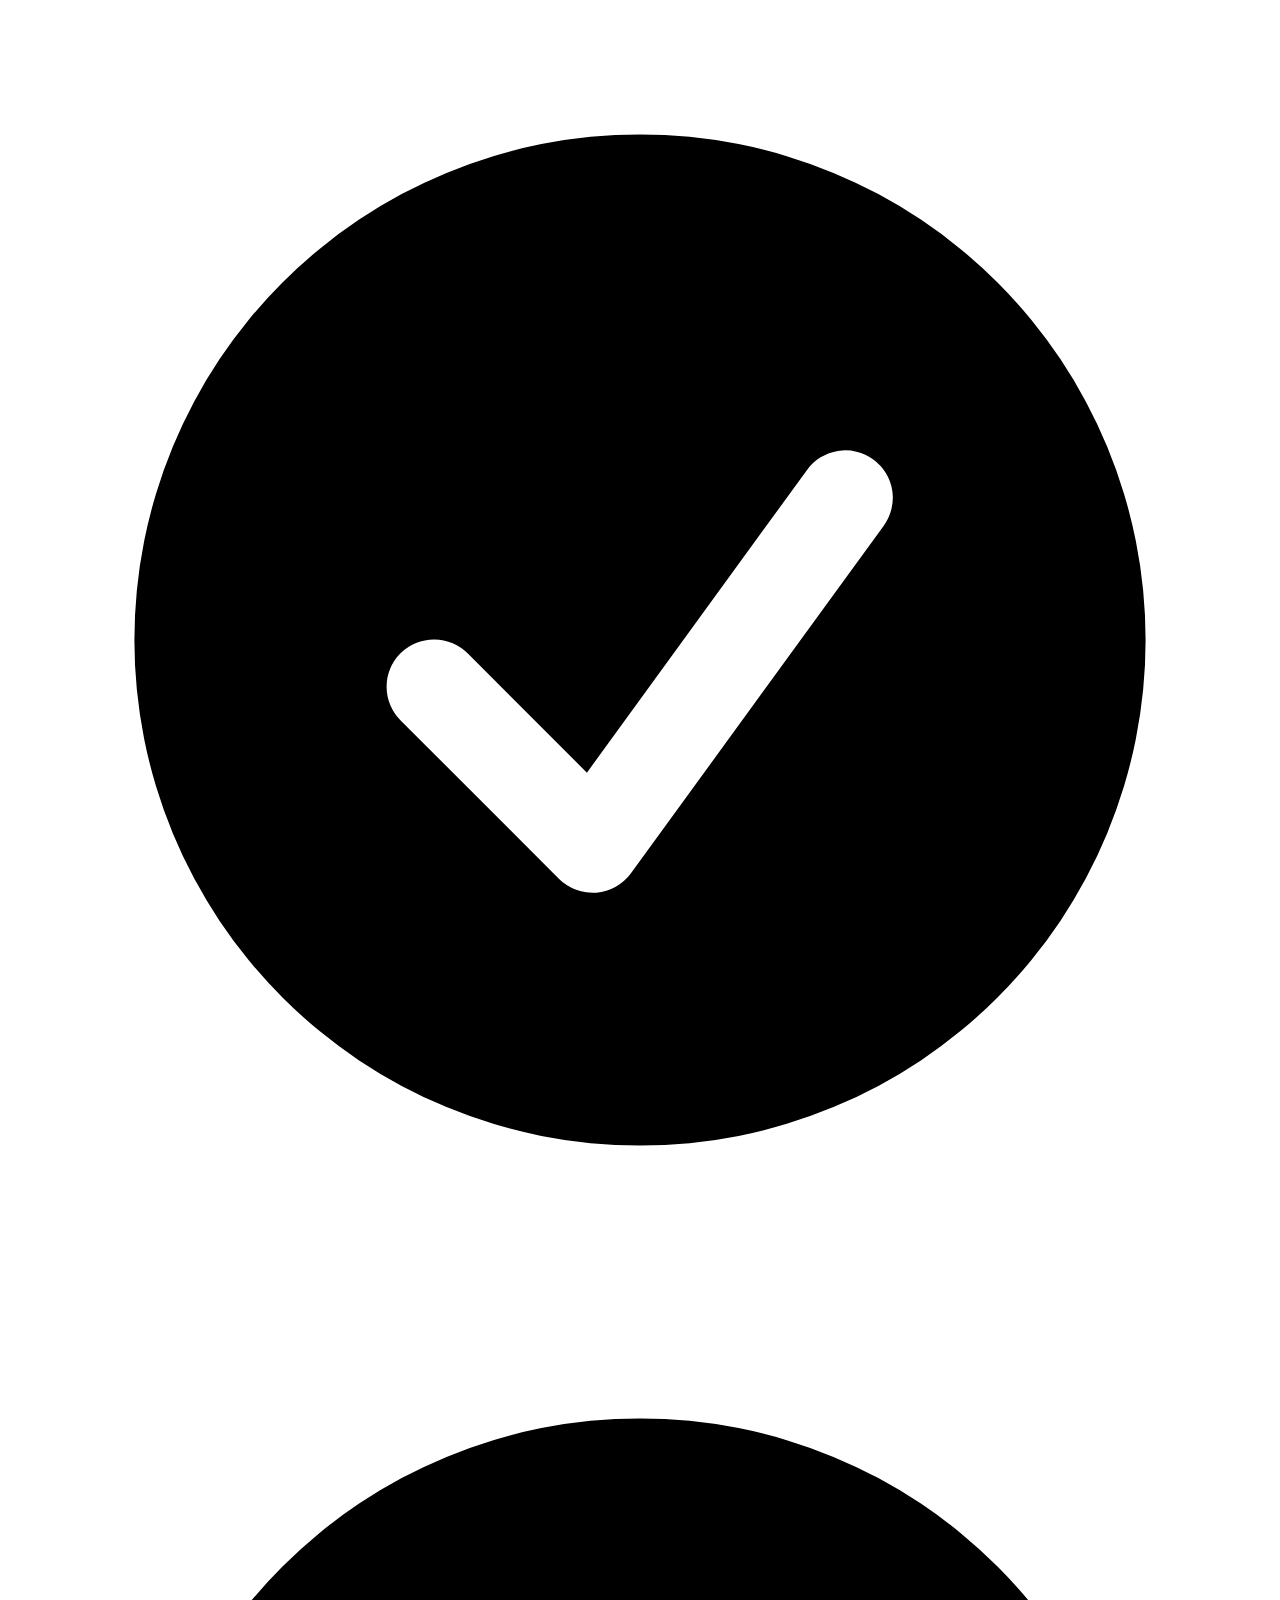
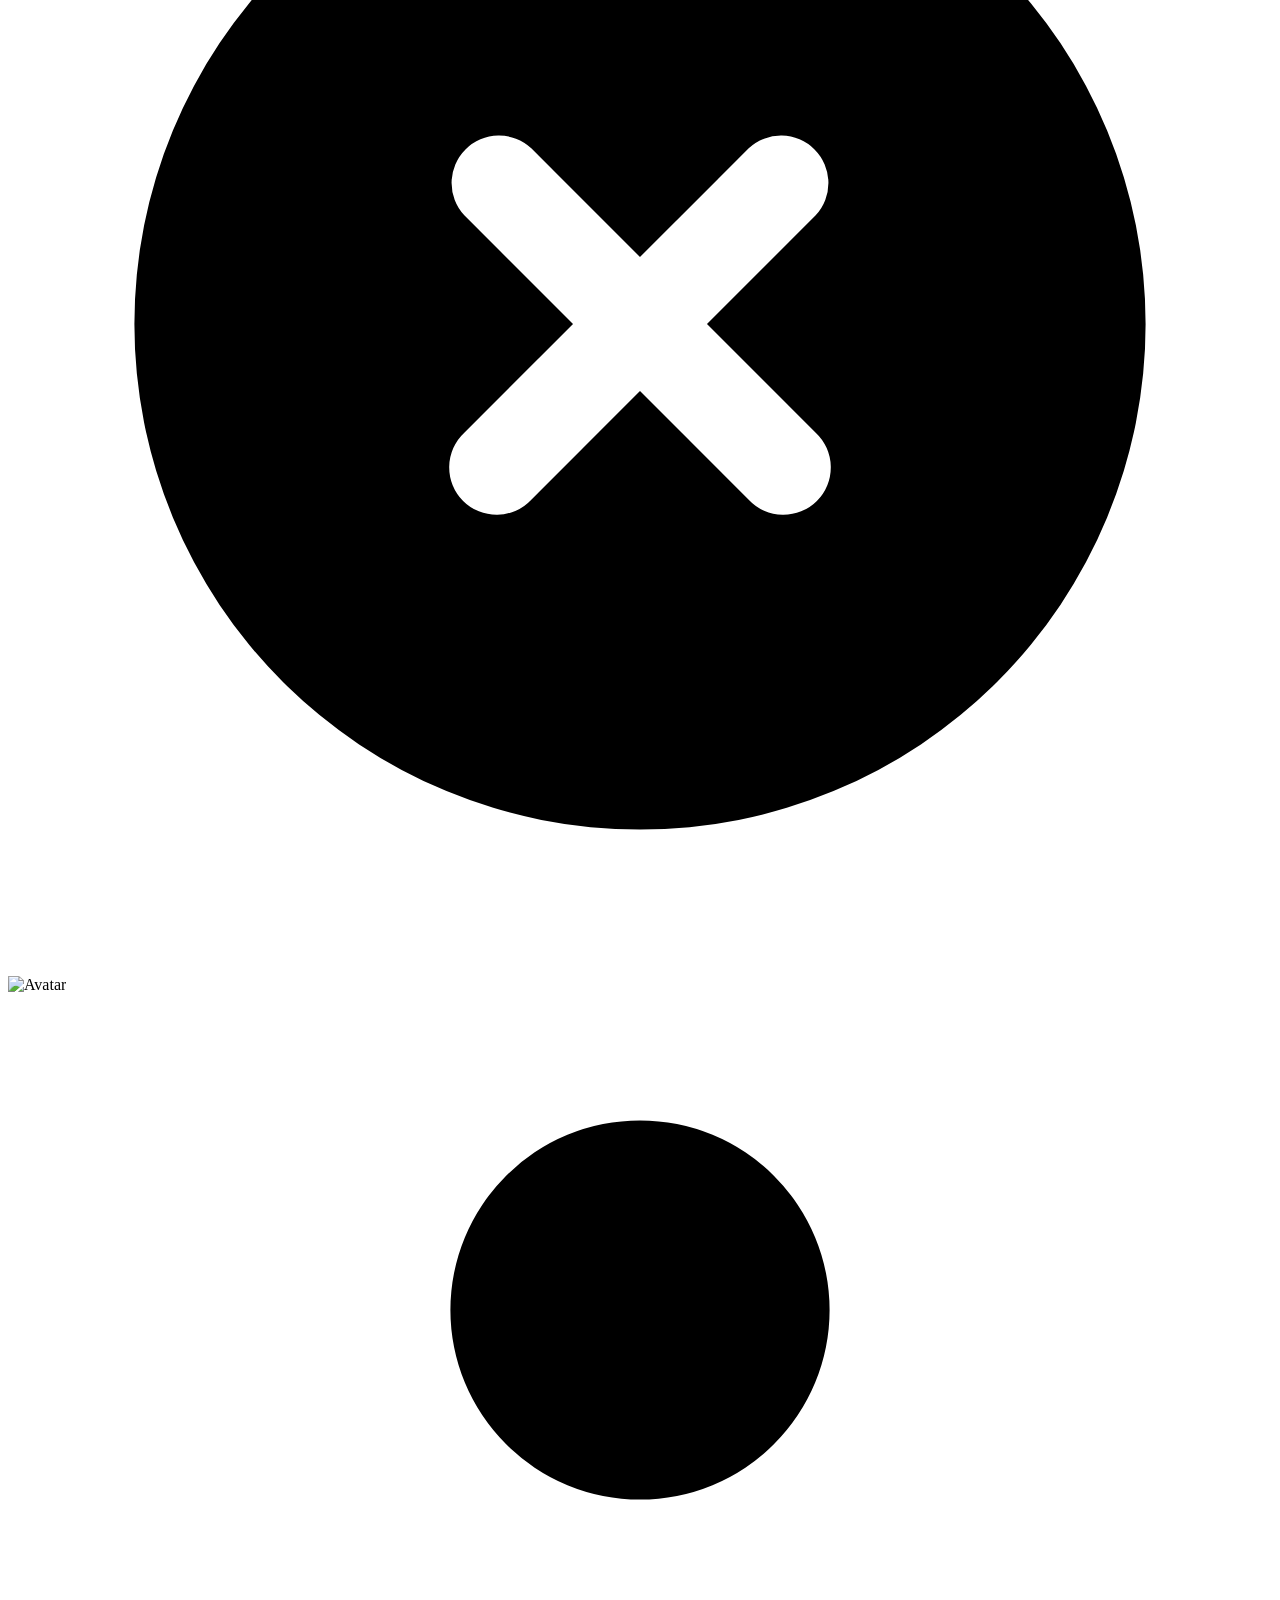
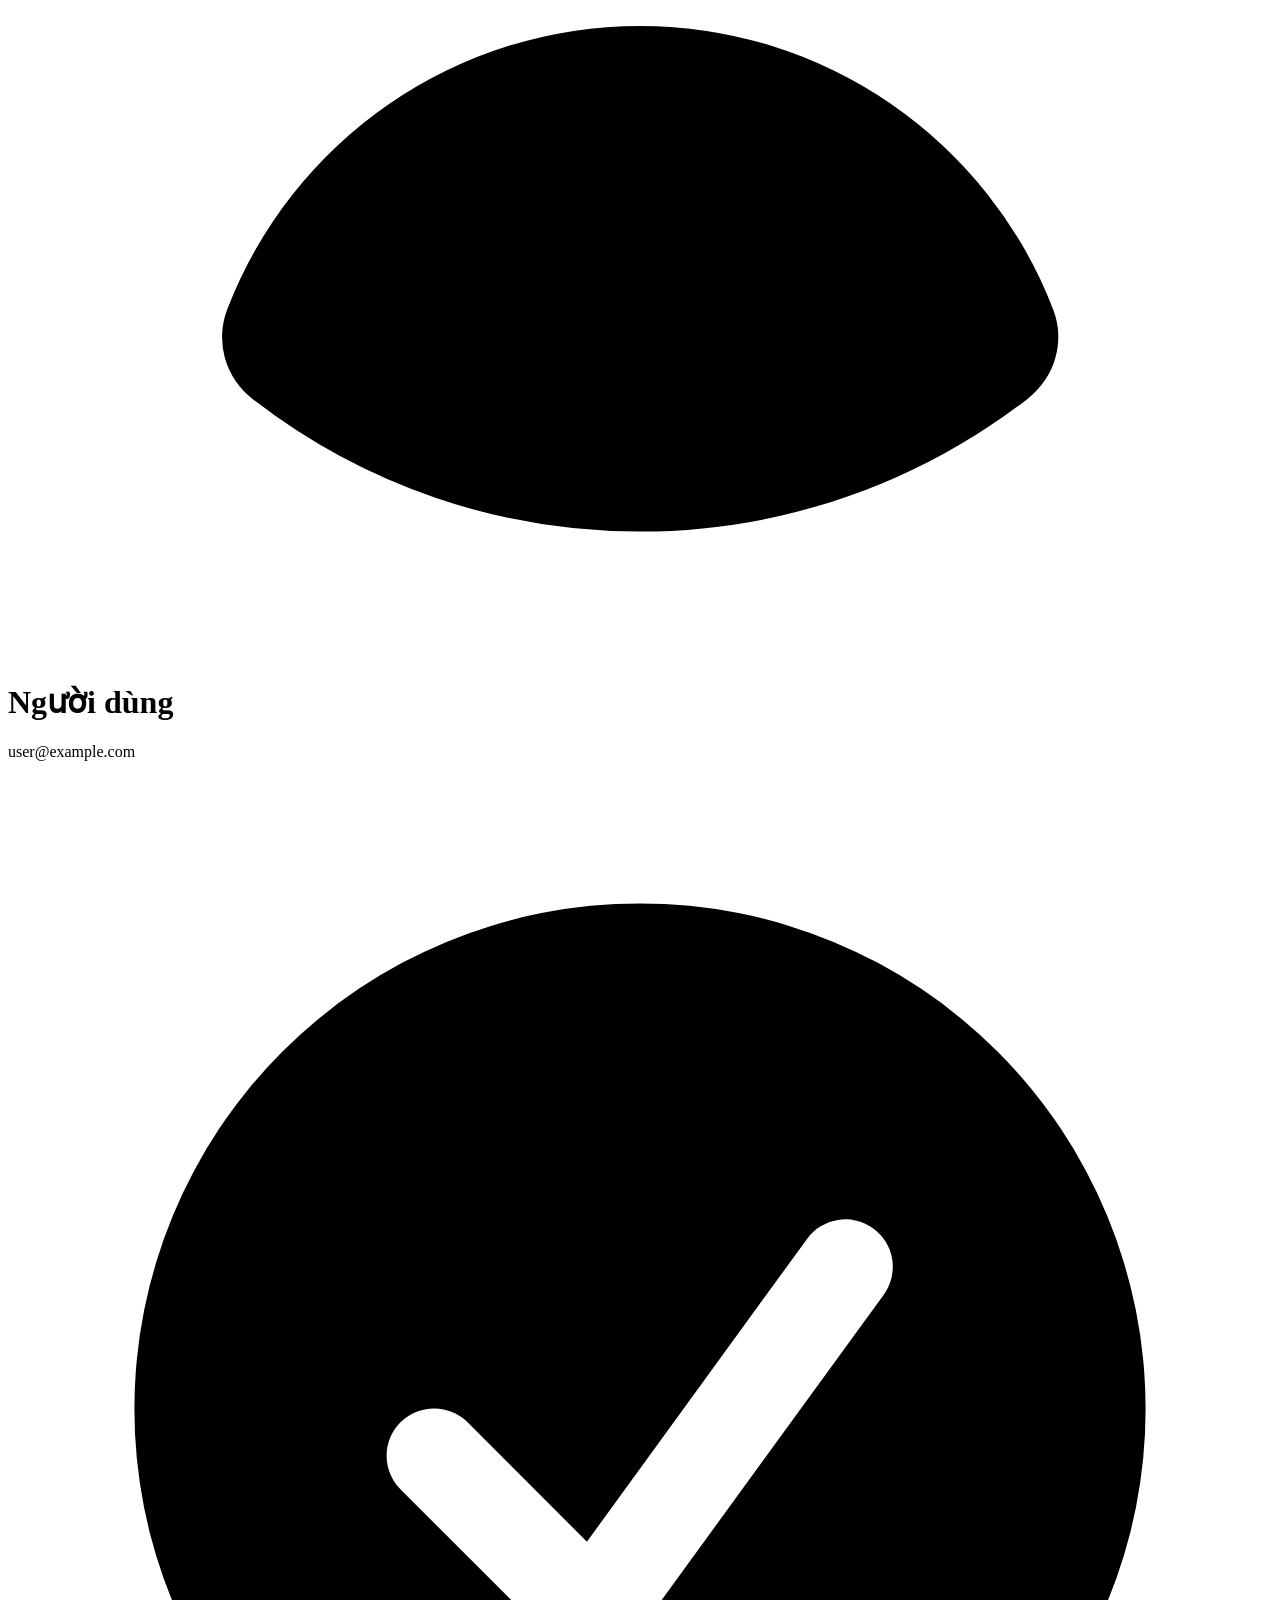
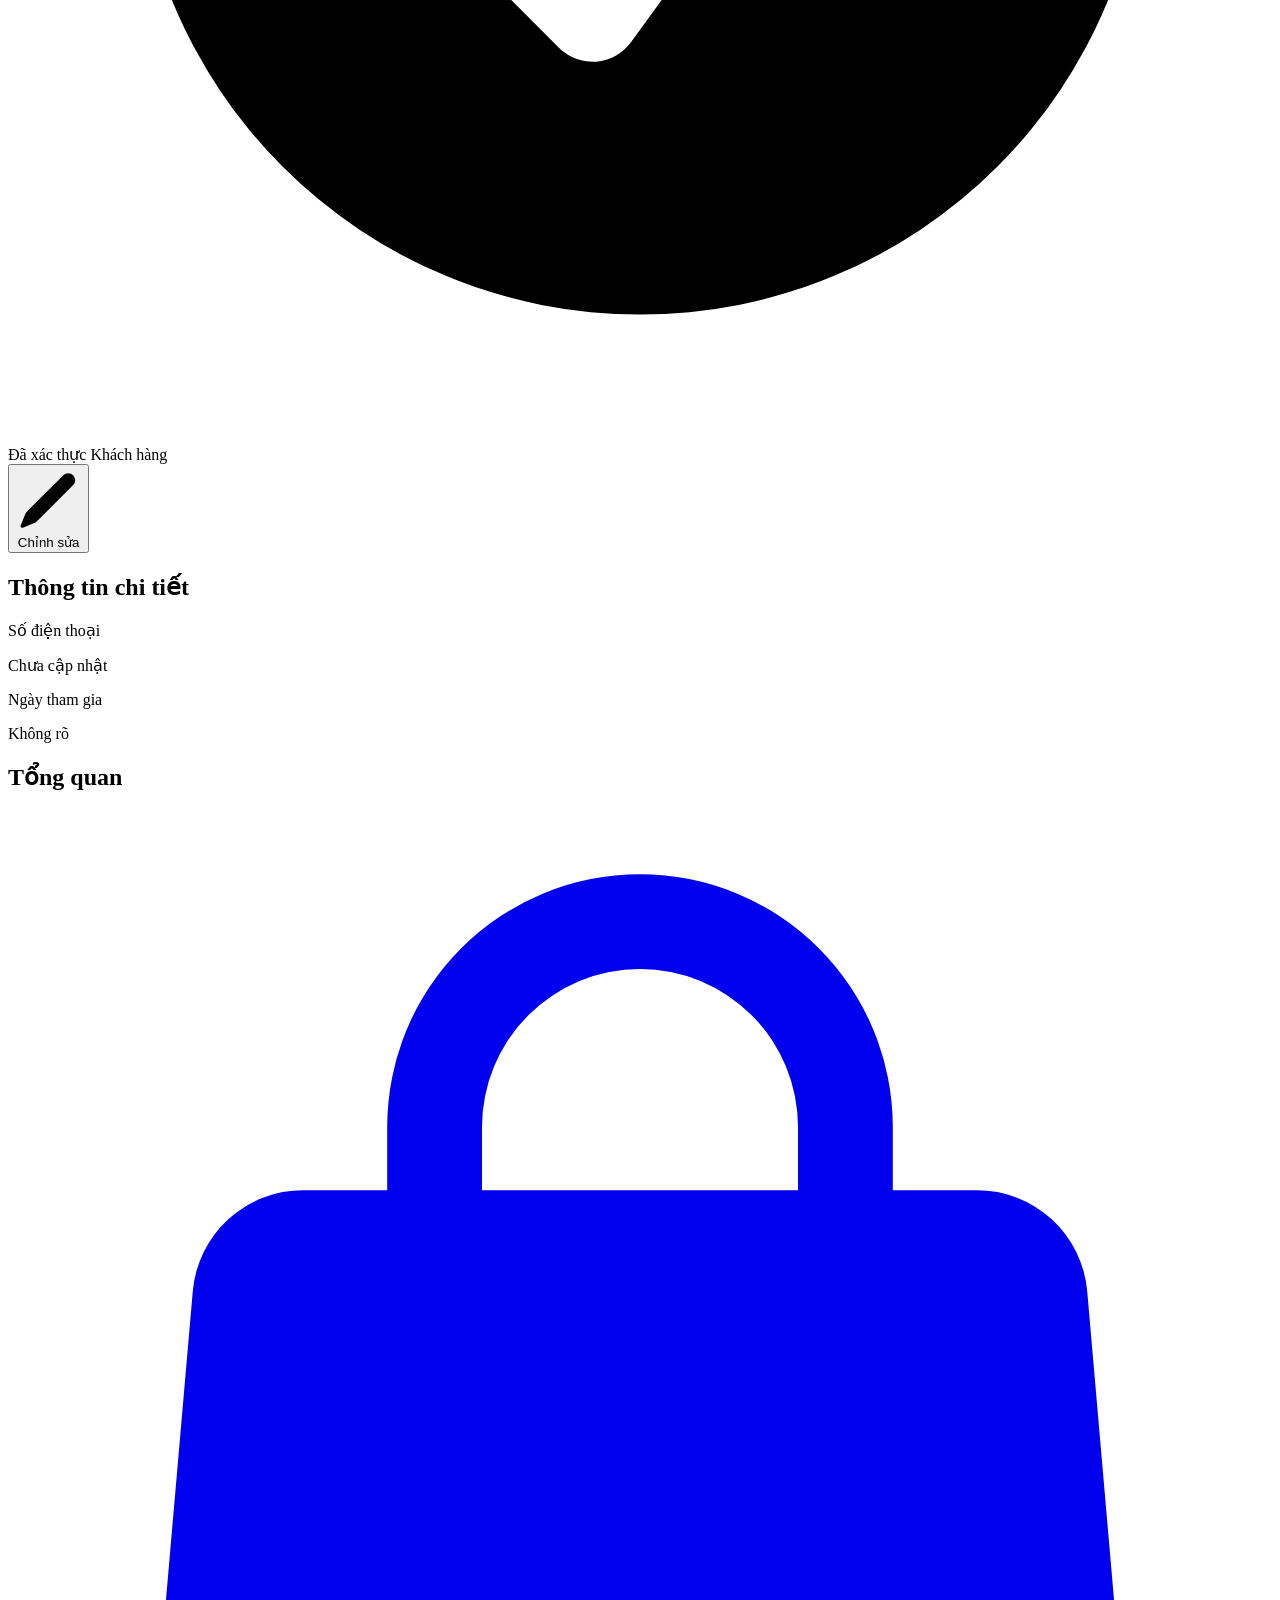
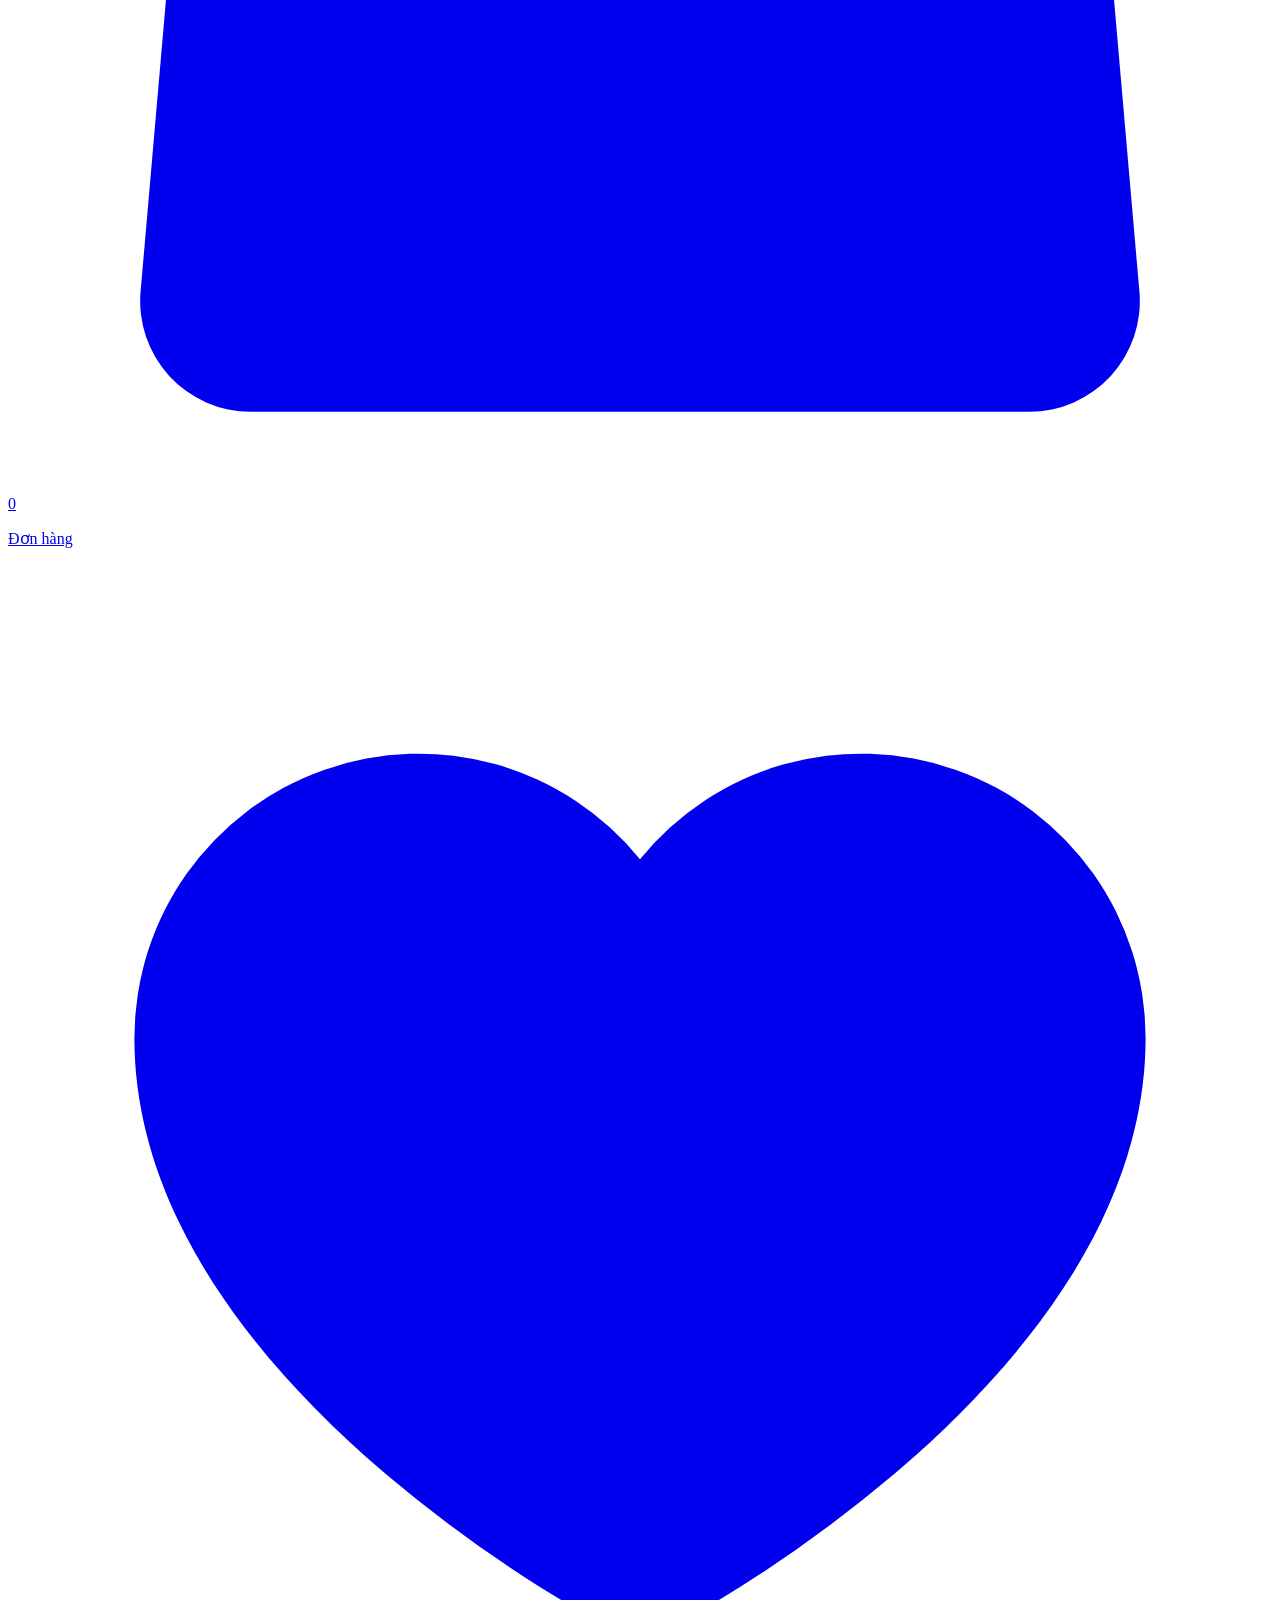
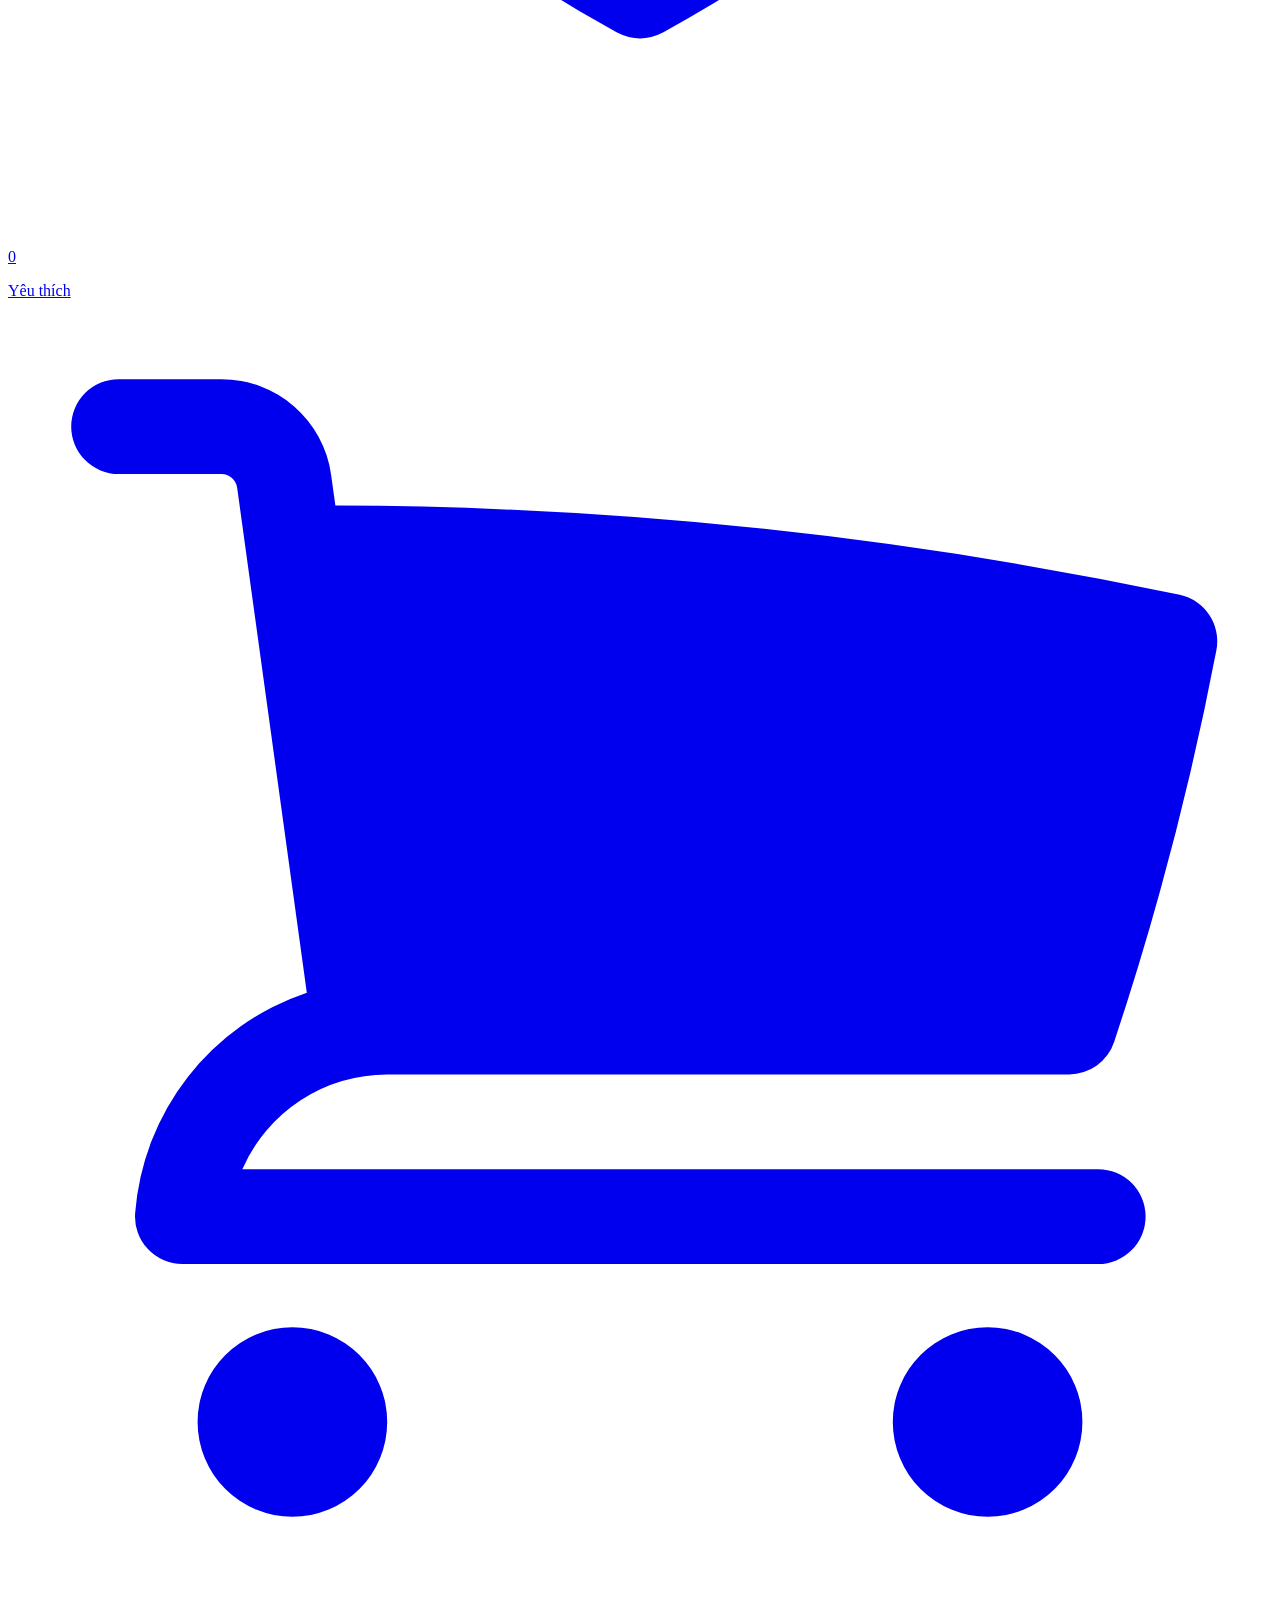
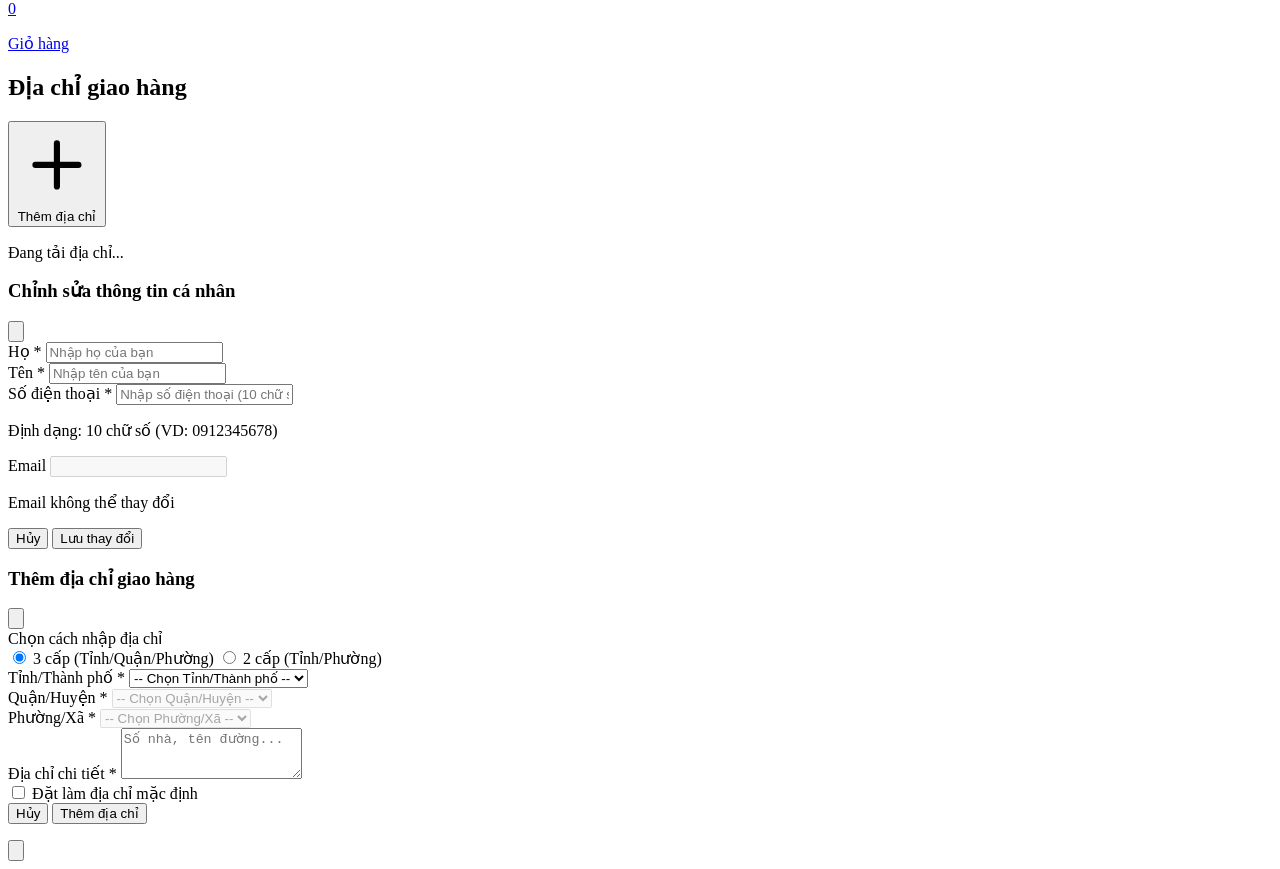
<file: src/main/resources/templates/account/profile.html>
<!DOCTYPE html>
<html xmlns:th="http://www.thymeleaf.org" 
      xmlns:sec="http://www.thymeleaf.org/extras/spring-security"
      th:replace="~{layouts/main :: layout('Thông tin tài khoản', 
          'Quản lý thông tin tài khoản StarShop của bạn. Cập nhật thông tin cá nhân, địa chỉ giao hàng và cài đặt bảo mật.',
          ~{::extraCSS},
          ~{::content})}">

<head>
    <th:block th:fragment="extraCSS">
        <!-- No extra CSS needed - using Tailwind only -->
    </th:block>
    <link rel="stylesheet" th:href="@{/css/account.css}" />
</head>

<body>
<th:block th:fragment="content">

    <!-- Account Content -->
    <div class="min-h-screen bg-gray-50 py-8">
        <div class="container mx-auto px-4">
            <!-- Success/Error Messages -->
            <div th:if="${success}" class="max-w-7xl mx-auto mb-6 bg-white border border-green-200 rounded-lg p-4 shadow-sm" role="alert">
                <div class="flex items-center">
                    <svg class="w-5 h-5 text-green-600 mr-3" xmlns="http://www.w3.org/2000/svg" viewBox="0 0 20 20" fill="currentColor">
                        <path fill-rule="evenodd" d="M10 18a8 8 0 1 0 0-16 8 8 0 0 0 0 16Zm3.857-9.809a.75.75 0 0 0-1.214-.882l-3.483 4.79-1.88-1.88a.75.75 0 1 0-1.06 1.061l2.5 2.5a.75.75 0 0 0 1.137-.089l4-5.5Z" clip-rule="evenodd" />
                    </svg>
                    <p class="text-sm text-gray-700" th:text="${success}"></p>
                </div>
            </div>
            <div th:if="${error}" class="max-w-7xl mx-auto mb-6 bg-white border border-red-200 rounded-lg p-4 shadow-sm" role="alert">
                <div class="flex items-center">
                    <svg class="w-5 h-5 text-red-600 mr-3" xmlns="http://www.w3.org/2000/svg" viewBox="0 0 20 20" fill="currentColor">
                        <path fill-rule="evenodd" d="M10 18a8 8 0 1 0 0-16 8 8 0 0 0 0 16ZM8.28 7.22a.75.75 0 0 0-1.06 1.06L8.94 10l-1.72 1.72a.75.75 0 1 0 1.06 1.06L10 11.06l1.72 1.72a.75.75 0 1 0 1.06-1.06L11.06 10l1.72-1.72a.75.75 0 0 0-1.06-1.06L10 8.94 8.28 7.22Z" clip-rule="evenodd" />
                    </svg>
                    <p class="text-sm text-gray-700" th:text="${error}"></p>
                </div>
            </div>
            
            <div class="max-w-7xl mx-auto">
                    <div class="space-y-6">
                        <!-- Profile Header Card -->
                        <div class="bg-white rounded-lg shadow-sm border border-gray-200 overflow-hidden">
                            <div class="p-8">
                                <div class="flex items-start gap-6">
                                    <div class="flex-shrink-0">
                                        <div class="w-24 h-24 rounded-full border-2 border-gray-200 bg-gray-100 flex items-center justify-center overflow-hidden">
                                            <img th:if="${userObject != null and userObject.avatar != null}" 
                                                 th:src="${userObject.avatar}" 
                                                 alt="Avatar" 
                                                 class="w-full h-full object-cover">
                                            <svg th:if="${userObject == null or userObject.avatar == null}" class="w-12 h-12 text-gray-400" xmlns="http://www.w3.org/2000/svg" viewBox="0 0 20 20" fill="currentColor">
                                                <path d="M10 8a3 3 0 1 0 0-6 3 3 0 0 0 0 6ZM3.465 14.493a1.23 1.23 0 0 0 .41 1.412A9.957 9.957 0 0 0 10 18c2.31 0 4.438-.784 6.131-2.1.43-.333.604-.903.408-1.41a7.002 7.002 0 0 0-13.074.003Z" />
                                            </svg>
                                        </div>
                                    </div>
                                    <div class="flex-1 min-w-0">
                                        <h1 class="text-2xl font-bold text-gray-900 mb-1" th:text="${userObject != null ? userObject.fullName : 'Người dùng'}">Người dùng</h1>
                                        <p class="text-gray-600 text-sm mb-3" th:text="${userObject != null ? userObject.email : currentUser}">user@example.com</p>
                                        <div class="flex items-center gap-2 flex-wrap">
                                            <span class="inline-flex items-center px-2.5 py-0.5 rounded text-xs font-medium bg-green-50 text-green-700 border border-green-200">
                                                <svg class="w-3 h-3 mr-1" xmlns="http://www.w3.org/2000/svg" viewBox="0 0 20 20" fill="currentColor">
                                                    <path fill-rule="evenodd" d="M10 18a8 8 0 1 0 0-16 8 8 0 0 0 0 16Zm3.857-9.809a.75.75 0 0 0-1.214-.882l-3.483 4.79-1.88-1.88a.75.75 0 1 0-1.06 1.061l2.5 2.5a.75.75 0 0 0 1.137-.089l4-5.5Z" clip-rule="evenodd" />
                                                </svg>
                                                Đã xác thực
                                            </span>
                                            <span class="inline-flex items-center px-2.5 py-0.5 rounded text-xs font-medium bg-gray-100 text-gray-700 border border-gray-200" th:text="${userObject != null ? userObject.role.displayName : 'Khách hàng'}">Khách hàng</span>
                                        </div>
                                    </div>
                                    <div class="flex-shrink-0">
                                        <button type="button" data-bs-toggle="modal" data-bs-target="#editProfileModal" class="inline-flex items-center px-4 py-2 bg-gradient-to-r from-pink-600 to-rose-600 text-white text-sm font-medium rounded-lg hover:from-pink-700 hover:to-rose-700 transition-all">
                                            <svg class="w-4 h-4 mr-2" xmlns="http://www.w3.org/2000/svg" viewBox="0 0 20 20" fill="currentColor">
                                                <path d="m2.695 14.762-1.262 3.155a.5.5 0 0 0 .65.65l3.155-1.262a4 4 0 0 0 1.343-.886L17.5 5.501a2.121 2.121 0 0 0-3-3L3.58 13.42a4 4 0 0 0-.886 1.343Z" />
                                            </svg>
                                            Chỉnh sửa
                                        </button>
                                    </div>
                                </div>
                            </div>
                        </div>
                        
                        <!-- Profile Details -->
                        <div class="bg-white rounded-lg shadow-sm border border-gray-200 p-6">
                            <h2 class="text-lg font-semibold text-gray-900 mb-4">Thông tin chi tiết</h2>
                            <div class="grid grid-cols-1 md:grid-cols-2 gap-6">
                                <div>
                                    <label class="block text-sm font-medium text-gray-500 mb-1">Số điện thoại</label>
                                    <p class="text-gray-900" th:text="${userObject != null and userObject.phone != null ? userObject.phone : 'Chưa cập nhật'}">Chưa cập nhật</p>
                                </div>
                                <div>
                                    <label class="block text-sm font-medium text-gray-500 mb-1">Ngày tham gia</label>
                                    <p class="text-gray-900" th:text="${userObject != null and userObject.createdAt != null ? #temporals.format(userObject.createdAt, 'dd/MM/yyyy') : 'Không rõ'}">Không rõ</p>
                                </div>
                            </div>
                        </div>

                        <!-- Account Statistics -->
                        <div class="bg-white rounded-lg shadow-sm border border-gray-200 p-6">
                            <h2 class="text-lg font-semibold text-gray-900 mb-4">Tổng quan</h2>
                            <div class="grid grid-cols-1 sm:grid-cols-3 gap-6">
                                <a href="/account/orders" class="group block p-4 rounded-lg border border-gray-200 hover:border-pink-200 hover:shadow-sm transition-all">
                                    <div class="flex items-center gap-3 mb-2">
                                        <div class="w-10 h-10 bg-blue-50 rounded-lg flex items-center justify-center">
                                            <svg class="w-5 h-5 text-blue-600" xmlns="http://www.w3.org/2000/svg" viewBox="0 0 20 20" fill="currentColor">
                                                <path fill-rule="evenodd" d="M6 5v1H4.667a1.75 1.75 0 0 0-1.743 1.598l-.826 9.5A1.75 1.75 0 0 0 3.84 19h12.32a1.75 1.75 0 0 0 1.742-1.902l-.826-9.5A1.75 1.75 0 0 0 15.333 6H14V5a4 4 0 0 0-8 0Zm4-2.5A2.5 2.5 0 0 0 7.5 5v1h5V5A2.5 2.5 0 0 0 10 2.5Z" clip-rule="evenodd" />
                                            </svg>
                                        </div>
                                        <div>
                                            <p class="text-2xl font-bold text-gray-900" th:text="${ordersCount ?: 0}">0</p>
                                            <p class="text-sm text-gray-600">Đơn hàng</p>
                                        </div>
                                    </div>
                                </a>
                                
                                <a href="/account/wishlist" class="group block p-4 rounded-lg border border-gray-200 hover:border-pink-200 hover:shadow-sm transition-all">
                                    <div class="flex items-center gap-3 mb-2">
                                        <div class="w-10 h-10 bg-pink-50 rounded-lg flex items-center justify-center">
                                            <svg class="w-5 h-5 text-pink-600" xmlns="http://www.w3.org/2000/svg" viewBox="0 0 20 20" fill="currentColor">
                                                <path d="m9.653 16.915-.005-.003-.019-.01a20.759 20.759 0 0 1-1.162-.682 22.045 22.045 0 0 1-2.582-1.9C4.045 12.733 2 10.352 2 7.5a4.5 4.5 0 0 1 8-2.828A4.5 4.5 0 0 1 18 7.5c0 2.852-2.044 5.233-3.885 6.82a22.049 22.049 0 0 1-3.744 2.582l-.019.01-.005.003h-.002a.739.739 0 0 1-.69.001l-.002-.001Z" />
                                            </svg>
                                        </div>
                                        <div>
                                            <p class="text-2xl font-bold text-gray-900" th:text="${wishlistCount ?: 0}">0</p>
                                            <p class="text-sm text-gray-600">Yêu thích</p>
                                        </div>
                                    </div>
                                </a>
                                
                                <a href="/cart" class="group block p-4 rounded-lg border border-gray-200 hover:border-pink-200 hover:shadow-sm transition-all">
                                    <div class="flex items-center gap-3 mb-2">
                                        <div class="w-10 h-10 bg-green-50 rounded-lg flex items-center justify-center">
                                            <svg class="w-5 h-5 text-green-600" xmlns="http://www.w3.org/2000/svg" viewBox="0 0 20 20" fill="currentColor">
                                                <path d="M1 1.75A.75.75 0 0 1 1.75 1h1.628a1.75 1.75 0 0 1 1.734 1.51L5.18 3a65.25 65.25 0 0 1 13.36 1.412.75.75 0 0 1 .58.875 48.645 48.645 0 0 1-1.618 6.2.75.75 0 0 1-.712.513H6a2.503 2.503 0 0 0-2.292 1.5H17.25a.75.75 0 0 1 0 1.5H2.76a.75.75 0 0 1-.748-.807 4.002 4.002 0 0 1 2.716-3.486L3.626 2.716a.25.25 0 0 0-.248-.216H1.75A.75.75 0 0 1 1 1.75ZM6 17.5a1.5 1.5 0 1 1-3 0 1.5 1.5 0 0 1 3 0ZM15.5 19a1.5 1.5 0 1 0 0-3 1.5 1.5 0 0 0 0 3Z" />
                                            </svg>
                                        </div>
                                        <div>
                                            <p class="text-2xl font-bold text-gray-900" th:text="${cartCount ?: 0}">0</p>
                                            <p class="text-sm text-gray-600">Giỏ hàng</p>
                                        </div>
                                    </div>
                                </a>
                            </div>
                        </div>

                        <!-- Address Management -->
                        <div class="bg-white rounded-lg shadow-sm border border-gray-200">
                            <div class="p-6 border-b border-gray-200 flex justify-between items-center">
                                <h2 class="text-lg font-semibold text-gray-900">Địa chỉ giao hàng</h2>
                                <button type="button" data-bs-toggle="modal" data-bs-target="#addressModal" class="inline-flex items-center px-4 py-2 bg-gradient-to-r from-pink-600 to-rose-600 text-white text-sm font-medium rounded-lg hover:from-pink-700 hover:to-rose-700 transition-all">
                                    <svg class="w-4 h-4 mr-2" xmlns="http://www.w3.org/2000/svg" viewBox="0 0 20 20" fill="currentColor">
                                        <path d="M10.75 4.75a.75.75 0 0 0-1.5 0v4.5h-4.5a.75.75 0 0 0 0 1.5h4.5v4.5a.75.75 0 0 0 1.5 0v-4.5h4.5a.75.75 0 0 0 0-1.5h-4.5v-4.5Z" />
                                    </svg>
                                    Thêm địa chỉ
                                </button>
                            </div>
                            <div class="p-6">
                                <div id="addressesList">
                                    <div class="text-center py-8">
                                        <div class="animate-spin rounded-full h-8 w-8 border-b-2 border-gray-900 mx-auto"></div>
                                        <p class="mt-3 text-sm text-gray-500">Đang tải địa chỉ...</p>
                                    </div>
                                </div>
                            </div>
                        </div>


                    </div>
                </div>
                
            </div>
        </div>

    <!-- Edit Profile Modal -->
    <div id="editProfileModal" class="fixed inset-0 bg-gray-900 bg-opacity-50 hidden z-50 flex items-center justify-center p-4">
        <div class="bg-white rounded-2xl shadow-2xl max-w-2xl w-full max-h-[90vh] overflow-y-auto transform transition-all">
            <div class="sticky top-0 bg-white border-b border-gray-200 px-6 py-4 flex items-center justify-between rounded-t-2xl">
                <h3 class="text-xl font-bold text-gray-900">Chỉnh sửa thông tin cá nhân</h3>
                <button type="button" onclick="closeEditProfileModal()" class="text-gray-400 hover:text-gray-600 transition-colors">
                    <svg class="w-6 h-6" xmlns="http://www.w3.org/2000/svg" fill="none" viewBox="0 0 24 24" stroke="currentColor">
                        <path stroke-linecap="round" stroke-linejoin="round" stroke-width="2" d="M6 18L18 6M6 6l12 12" />
                    </svg>
                </button>
            </div>
            
            <form th:action="@{/account/profile/update}" method="post" class="p-6 space-y-6">
                <div>
                    <label for="editFirstName" class="block text-sm font-medium text-gray-700 mb-2">
                        Họ <span class="text-red-500">*</span>
                    </label>
                    <input type="text" id="editFirstName" name="firstName" th:value="${userObject?.firstname}" required
                           class="w-full px-4 py-3 border border-gray-300 rounded-lg focus:ring-2 focus:ring-pink-500 focus:border-transparent transition-all"
                           placeholder="Nhập họ của bạn">
                </div>
                
                <div>
                    <label for="editLastName" class="block text-sm font-medium text-gray-700 mb-2">
                        Tên <span class="text-red-500">*</span>
                    </label>
                    <input type="text" id="editLastName" name="lastName" th:value="${userObject?.lastname}" required
                           class="w-full px-4 py-3 border border-gray-300 rounded-lg focus:ring-2 focus:ring-pink-500 focus:border-transparent transition-all"
                           placeholder="Nhập tên của bạn">
                </div>
                
                <div>
                    <label for="editPhone" class="block text-sm font-medium text-gray-700 mb-2">
                        Số điện thoại <span class="text-red-500">*</span>
                    </label>
                    <input type="tel" id="editPhone" name="phone" th:value="${userObject?.phone}" required pattern="[0-9]{10}"
                           class="w-full px-4 py-3 border border-gray-300 rounded-lg focus:ring-2 focus:ring-pink-500 focus:border-transparent transition-all"
                           placeholder="Nhập số điện thoại (10 chữ số)">
                    <p class="mt-1 text-sm text-gray-500">Định dạng: 10 chữ số (VD: 0912345678)</p>
                </div>
                
                <div>
                    <label for="editEmail" class="block text-sm font-medium text-gray-700 mb-2">Email</label>
                    <input type="email" id="editEmail" th:value="${userObject?.email}" disabled
                           class="w-full px-4 py-3 border border-gray-300 rounded-lg bg-gray-50 text-gray-500 cursor-not-allowed">
                    <p class="mt-1 text-sm text-gray-500">Email không thể thay đổi</p>
                </div>
                
                <div class="flex items-center justify-end gap-3 pt-4 border-t border-gray-200">
                    <button type="button" onclick="closeEditProfileModal()"
                            class="px-6 py-2.5 border border-gray-300 text-gray-700 rounded-lg hover:bg-gray-50 transition-all font-medium">
                        Hủy
                    </button>
                    <button type="submit"
                            class="px-6 py-2.5 bg-gradient-to-r from-pink-600 to-rose-600 text-white rounded-lg hover:from-pink-700 hover:to-rose-700 transition-all font-medium shadow-lg shadow-pink-500/30">
                        Lưu thay đổi
                    </button>
                </div>
            </form>
        </div>
    </div>

    <!-- Add Address Modal -->
    <div id="addressModal" class="fixed inset-0 bg-gray-900 bg-opacity-50 hidden z-50 flex items-center justify-center p-4">
        <div class="bg-white rounded-2xl shadow-2xl max-w-3xl w-full max-h-[90vh] overflow-y-auto transform transition-all">
            <div class="sticky top-0 bg-white border-b border-gray-200 px-6 py-4 flex items-center justify-between rounded-t-2xl">
                <h3 class="text-xl font-bold text-gray-900">Thêm địa chỉ giao hàng</h3>
                <button type="button" onclick="closeAddressModal()" class="text-gray-400 hover:text-gray-600 transition-colors">
                    <svg class="w-6 h-6" xmlns="http://www.w3.org/2000/svg" fill="none" viewBox="0 0 24 24" stroke="currentColor">
                        <path stroke-linecap="round" stroke-linejoin="round" stroke-width="2" d="M6 18L18 6M6 6l12 12" />
                    </svg>
                </button>
            </div>
            
            <div class="p-6">
                <div class="mb-6 p-4 bg-gradient-to-r from-pink-50 to-rose-50 rounded-lg border border-pink-200">
                    <label class="block text-sm font-medium text-gray-700 mb-3">Chọn cách nhập địa chỉ</label>
                    <div class="flex gap-4">
                        <label class="flex items-center cursor-pointer">
                            <input type="radio" name="addressMode" value="OLD" checked onchange="toggleAddressMode()"
                                   class="w-4 h-4 text-pink-600 focus:ring-pink-500">
                            <span class="ml-2 text-sm font-medium text-gray-700">3 cấp (Tỉnh/Quận/Phường)</span>
                        </label>
                        <label class="flex items-center cursor-pointer">
                            <input type="radio" name="addressMode" value="NEW" onchange="toggleAddressMode()"
                                   class="w-4 h-4 text-pink-600 focus:ring-pink-500">
                            <span class="ml-2 text-sm font-medium text-gray-700">2 cấp (Tỉnh/Phường)</span>
                        </label>
                    </div>
                </div>

                <form id="addressForm" onsubmit="submitAddress(event)" class="space-y-5">
                    <div>
                        <label for="province" class="block text-sm font-medium text-gray-700 mb-2">
                            Tỉnh/Thành phố <span class="text-red-500">*</span>
                        </label>
                        <select id="province" required onchange="loadDistricts()"
                                class="w-full px-4 py-3 border border-gray-300 rounded-lg focus:ring-2 focus:ring-pink-500 focus:border-transparent transition-all">
                            <option value="">-- Chọn Tỉnh/Thành phố --</option>
                        </select>
                    </div>
                    
                    <div id="districtGroup">
                        <label for="district" class="block text-sm font-medium text-gray-700 mb-2">
                            Quận/Huyện <span class="text-red-500">*</span>
                        </label>
                        <select id="district" required onchange="loadWards()" disabled
                                class="w-full px-4 py-3 border border-gray-300 rounded-lg focus:ring-2 focus:ring-pink-500 focus:border-transparent transition-all">
                            <option value="">-- Chọn Quận/Huyện --</option>
                        </select>
                    </div>
                    
                    <div>
                        <label for="ward" class="block text-sm font-medium text-gray-700 mb-2">
                            Phường/Xã <span class="text-red-500">*</span>
                        </label>
                        <select id="ward" required disabled
                                class="w-full px-4 py-3 border border-gray-300 rounded-lg focus:ring-2 focus:ring-pink-500 focus:border-transparent transition-all">
                            <option value="">-- Chọn Phường/Xã --</option>
                        </select>
                    </div>
                    
                    <div>
                        <label for="addressDetail" class="block text-sm font-medium text-gray-700 mb-2">
                            Địa chỉ chi tiết <span class="text-red-500">*</span>
                        </label>
                        <textarea id="addressDetail" required rows="3"
                                  class="w-full px-4 py-3 border border-gray-300 rounded-lg focus:ring-2 focus:ring-pink-500 focus:border-transparent transition-all resize-none"
                                  placeholder="Số nhà, tên đường..."></textarea>
                    </div>
                    
                    <div class="flex items-center">
                        <input type="checkbox" id="isDefault" class="w-4 h-4 text-pink-600 focus:ring-pink-500 rounded">
                        <label for="isDefault" class="ml-2 text-sm text-gray-700">Đặt làm địa chỉ mặc định</label>
                    </div>
                    
                    <div class="flex items-center justify-end gap-3 pt-4 border-t border-gray-200">
                        <button type="button" onclick="closeAddressModal()"
                                class="px-6 py-2.5 border border-gray-300 text-gray-700 rounded-lg hover:bg-gray-50 transition-all font-medium">
                            Hủy
                        </button>
                        <button type="submit" id="submitAddressBtn"
                                class="px-6 py-2.5 bg-gradient-to-r from-pink-600 to-rose-600 text-white rounded-lg hover:from-pink-700 hover:to-rose-700 transition-all font-medium shadow-lg shadow-pink-500/30">
                            Thêm địa chỉ
                        </button>
                    </div>
                </form>
            </div>
        </div>
    </div>

    <!-- Toast Notification -->
    <div id="toast" class="fixed top-4 right-4 z-50 hidden">
        <div class="bg-white rounded-lg shadow-2xl border border-gray-200 p-4 min-w-[300px] transform transition-all">
            <div class="flex items-start">
                <div id="toastIcon" class="flex-shrink-0"></div>
                <div class="ml-3 flex-1">
                    <p id="toastMessage" class="text-sm font-medium text-gray-900"></p>
                </div>
                <button onclick="hideToast()" class="ml-4 flex-shrink-0 text-gray-400 hover:text-gray-600">
                    <svg class="w-5 h-5" xmlns="http://www.w3.org/2000/svg" viewBox="0 0 20 20" fill="currentColor">
                        <path d="M6.28 5.22a.75.75 0 0 0-1.06 1.06L8.94 10l-3.72 3.72a.75.75 0 1 0 1.06 1.06L10 11.06l3.72 3.72a.75.75 0 1 0 1.06-1.06L11.06 10l3.72-3.72a.75.75 0 0 0-1.06-1.06L10 8.94 6.28 5.22Z" />
                    </svg>
                </button>
            </div>
        </div>
    </div>

    <script th:src="@{/js/profile-modals.js}"></script>

</th:block>
</body>
</html>
</file>
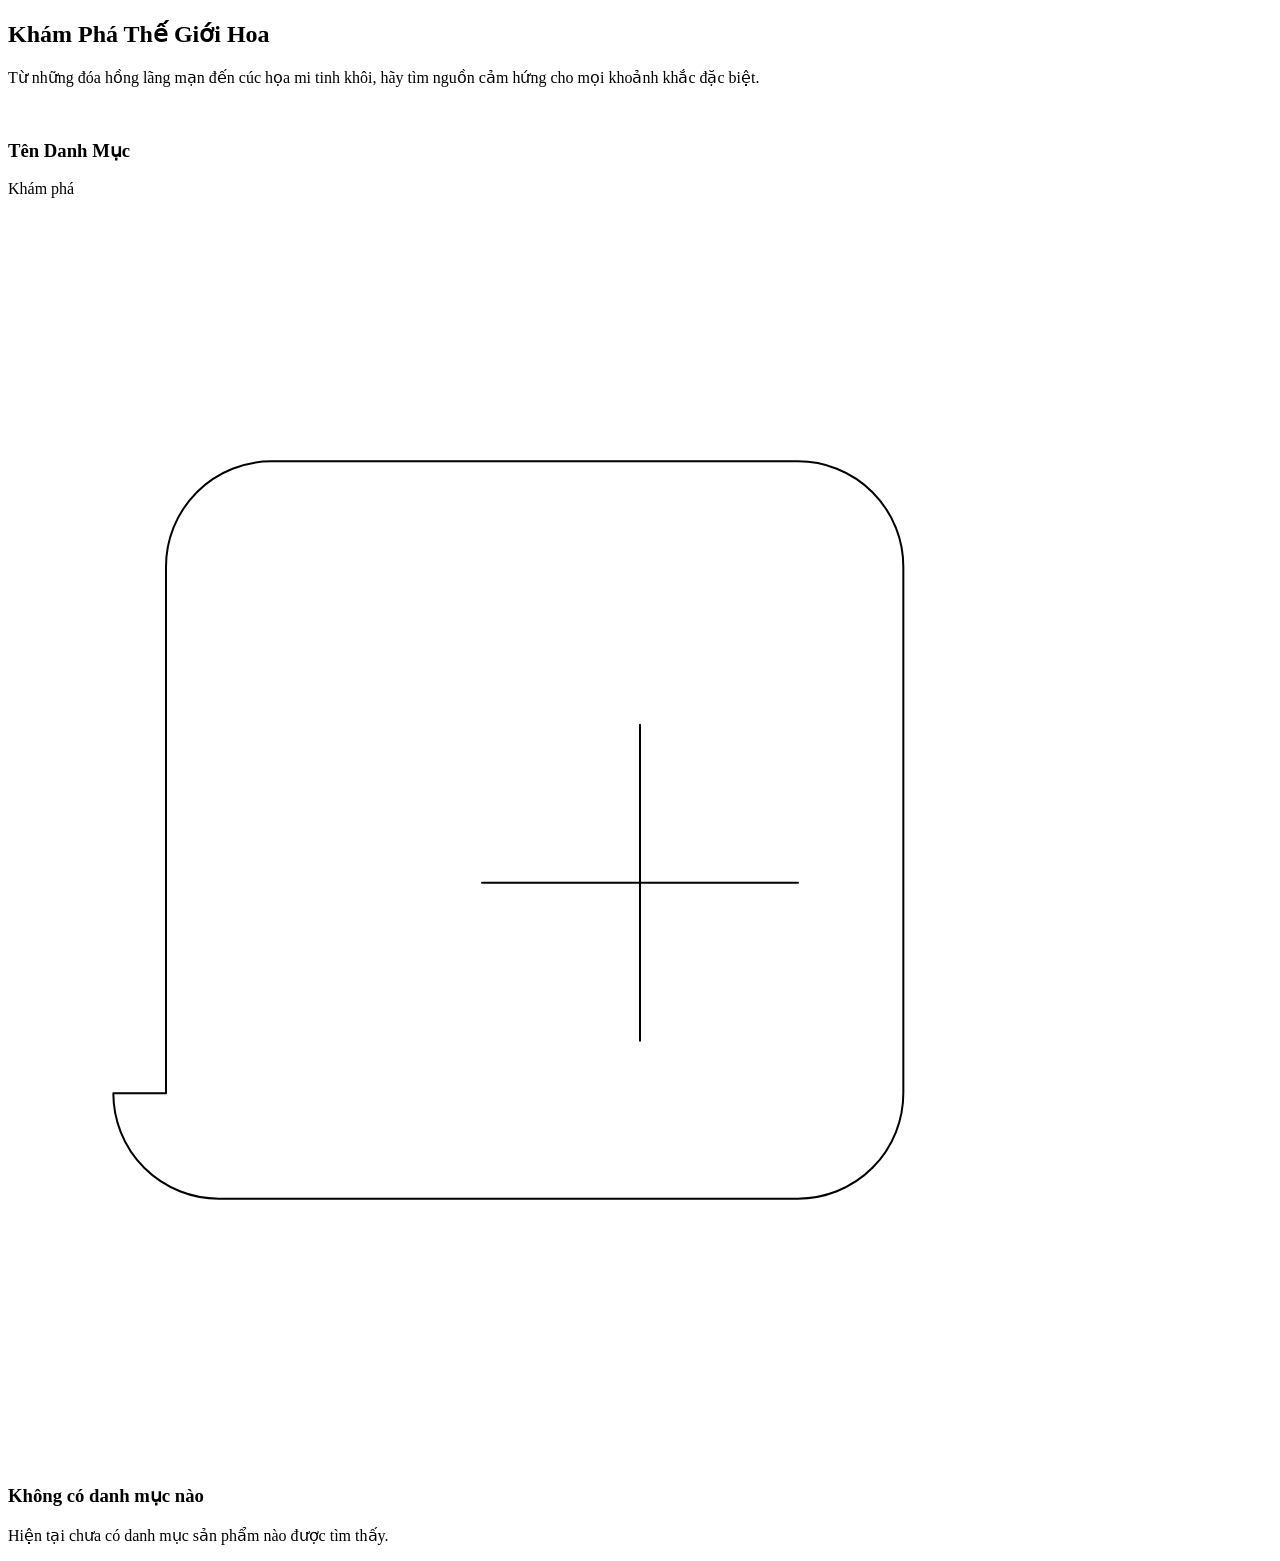
<file: src/main/resources/templates/products/categories.html>
<!DOCTYPE html>
<html
  lang="vi"
  xmlns:th="http://www.thymeleaf.org"
  th:replace="~{layouts/main :: layout(~{::title}, ~{::meta}, ~{::link}, ~{::#content})}"
>
  <head>
    <title th:text="${pageTitle} + ' - StarShop 🌸'">Danh mục sản phẩm</title>
    <meta name="description" th:content="${pageDescription}" />
    <link rel="stylesheet" th:href="@{/css/products.css}" />
  </head>

  <body>
    <div id="content">
      <!-- Hero Section -->
      <section
        class="bg-gradient-to-r from-primary-light via-cream to-secondary/20 py-20 text-center"
      >
        <div class="max-w-7xl mx-auto px-4 sm:px-6 lg:px-8" data-aos="fade-up">
          <h1
            class="text-4xl md:text-5xl font-bold text-primary-dark mb-4"
            th:text="${pageTitle}"
          >
            Khám Phá Thế Giới Hoa
          </h1>
          <p
            class="text-lg text-gray-600 max-w-2xl mx-auto"
            th:text="${pageDescription}"
          >
            Từ những đóa hồng lãng mạn đến cúc họa mi tinh khôi, hãy tìm nguồn
            cảm hứng cho mọi khoảnh khắc đặc biệt.
          </p>
        </div>
      </section>

      <!-- Categories Grid -->
      <section class="py-16 bg-white">
        <div class="max-w-7xl mx-auto px-4 sm:px-6 lg:px-8">
          <div
            th:if="${categories != null and not #lists.isEmpty(categories)}"
            class="grid grid-cols-1 sm:grid-cols-2 md:grid-cols-3 lg:grid-cols-4 gap-8"
          >
            <!-- Category Card -->
            <div
              th:each="category, iterStat : ${categories}"
              class="group relative overflow-hidden rounded-lg shadow-soft hover:shadow-hover transition-all duration-300"
              th:attr="data-aos='fade-up', data-aos-delay=${iterStat.index * 100}"
            >
              <a
                th:href="@{/products(categoryId=${category.id})}"
                class="block"
              >
                <img
                  th:src="${category.image != null ? category.image : '/images/placeholder.jpg'}"
                  class="category-card-image"
                  th:alt="${category.value}"
                  loading="lazy"
                />
                <div
                  class="absolute inset-0 bg-gradient-to-t from-black/60 to-transparent"
                ></div>

                <div class="absolute bottom-0 left-0 p-6">
                  <h3
                    class="text-xl font-bold text-white mb-2"
                    th:text="${category.value}"
                  >
                    Tên Danh Mục
                  </h3>
                  <span
                    class="inline-block bg-primary text-white text-xs font-semibold px-3 py-1 rounded-full group-hover:bg-primary-dark transition-colors"
                  >
                    Khám phá
                  </span>
                </div>
              </a>
            </div>
          </div>

          <!-- Empty State -->
          <div
            th:if="${categories == null or #lists.isEmpty(categories)}"
            class="text-center py-20"
          >
            <svg
              class="mx-auto h-12 w-12 text-gray-400"
              fill="none"
              viewBox="0 0 24 24"
              stroke="currentColor"
              aria-hidden="true"
            >
              <path
                vector-effect="non-scaling-stroke"
                stroke-linecap="round"
                stroke-linejoin="round"
                stroke-width="2"
                d="M9 13h6m-3-3v6m-9 1V7a2 2 0 012-2h10a2 2 0 012 2v10a2 2 0 01-2 2H4a2 2 0 01-2-2z"
              />
            </svg>
            <h3 class="mt-2 text-sm font-medium text-gray-900">
              Không có danh mục nào
            </h3>
            <p class="mt-1 text-sm text-gray-500">
              Hiện tại chưa có danh mục sản phẩm nào được tìm thấy.
            </p>
          </div>
        </div>
      </section>
    </div>
  </body>
</html>
</file>
